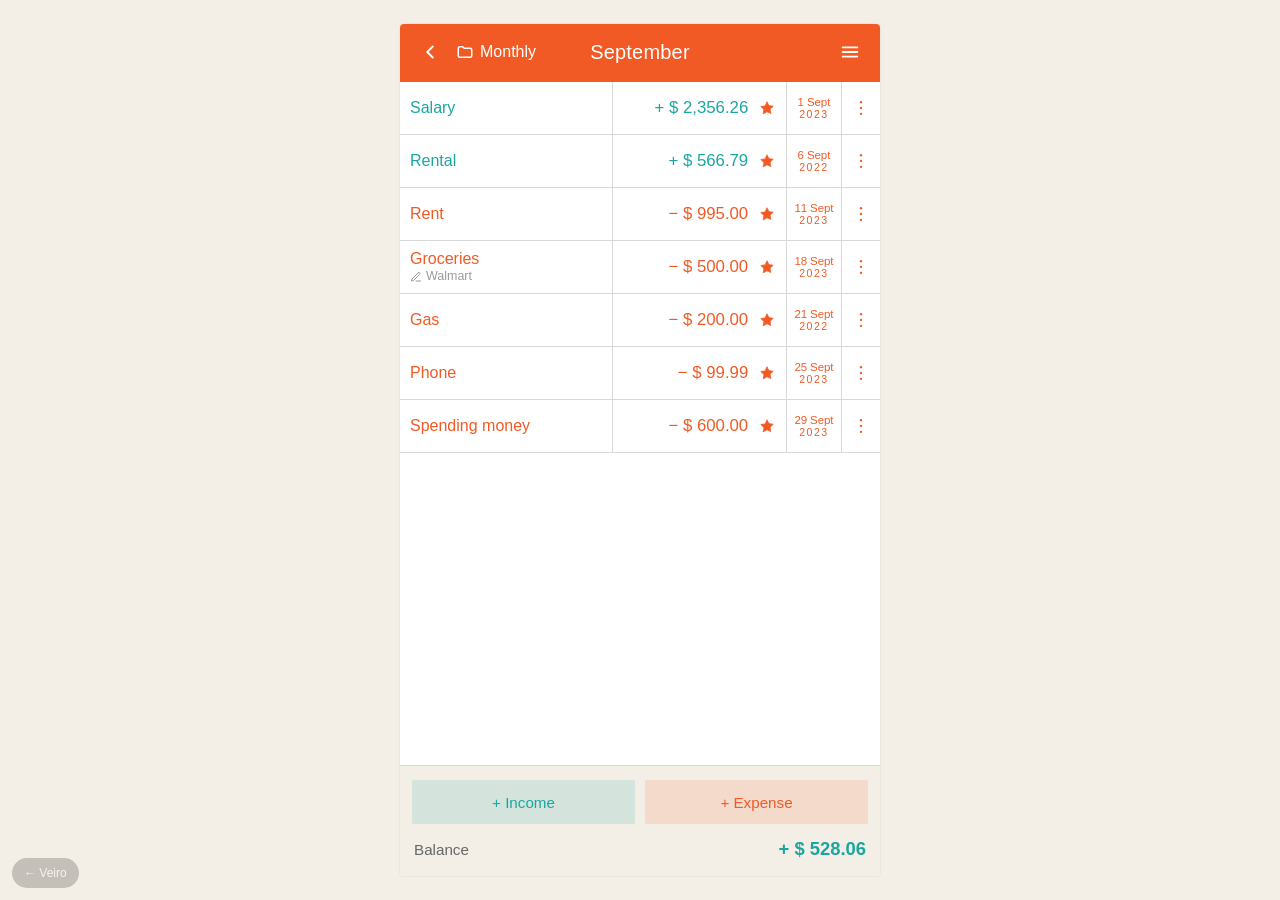
<file: trial.html>
<!DOCTYPE html>
<html lang="en">
  <head>
    <meta charset="UTF-8" />
    <meta name="viewport" content="width=device-width, initial-scale=1, viewport-fit=cover" />
    <meta name="theme-color" content="#f15a24" />
    <title>Trial — Fudget</title>
    <link rel="stylesheet" href="trial.css?v=1" />
  </head>
  <body>
    <div class="fudget" id="fudgetApp">
      <header class="fudget__header">
        <div class="fudget__header-left">
          <button type="button" class="fudget__icon-btn" id="fudgetBack" aria-label="Back">
            <svg viewBox="0 0 24 24" fill="none" stroke="currentColor" stroke-linecap="round" stroke-linejoin="round" aria-hidden="true">
              <path d="M15 18l-6-6 6-6" />
            </svg>
          </button>
          <span class="fudget__crumb">
            <svg viewBox="0 0 24 24" fill="none" stroke="currentColor" stroke-linecap="round" stroke-linejoin="round" aria-hidden="true">
              <path d="M3 7a2 2 0 0 1 2-2h4l2 2h8a2 2 0 0 1 2 2v8a2 2 0 0 1-2 2H5a2 2 0 0 1-2-2V7z" />
            </svg>
            Monthly
          </span>
        </div>
        <h1 class="fudget__header-title" id="fudgetMonth">September</h1>
        <div class="fudget__header-right">
          <button type="button" class="fudget__icon-btn" id="fudgetMenu" aria-label="Menu">
            <svg viewBox="0 0 24 24" fill="none" stroke="currentColor" stroke-linecap="round" stroke-linejoin="round" aria-hidden="true">
              <path d="M4 7h16M4 12h16M4 17h16" />
            </svg>
          </button>
        </div>
      </header>

      <ul class="fudget__list" id="fudgetList" aria-label="September entries"></ul>

      <footer class="fudget__footer">
        <button type="button" class="fudget__fab fudget__fab--income" id="fudgetAddIncome">+ Income</button>
        <button type="button" class="fudget__fab fudget__fab--expense" id="fudgetAddExpense">+ Expense</button>
        <div class="fudget__balance">
          <span>Balance</span>
          <strong id="fudgetBalance">+ $ 0.00</strong>
        </div>
      </footer>
    </div>

    <a class="fudget__back-link" href="index.html">← Veiro</a>
    <script src="trial.js?v=1"></script>
  </body>
</html>
</file>
<file: trial.css>
/* Fudget monthly clone — Trial page */
@font-face {
  font-family: "Roboto";
  font-style: normal;
  font-weight: 400;
  font-display: swap;
  src: local("Roboto"), local("Helvetica Neue"), local("Arial");
}

:root {
  --f-orange: #f15a24;
  --f-income: #1aa6a0;
  --f-expense: #f15a24;
  --f-line: #d8d8d8;
  --f-text: #333333;
  --f-note: #9a9a9a;
  --f-cream: #f3eee6;
  --f-header-h: 56px;
}

*,
*::before,
*::after {
  box-sizing: border-box;
}

html,
body {
  margin: 0;
  min-height: 100%;
  font-family: Roboto, "Helvetica Neue", Arial, sans-serif;
  background: var(--f-cream);
  color: var(--f-text);
  -webkit-font-smoothing: antialiased;
}

.fudget {
  min-height: 100dvh;
  display: flex;
  flex-direction: column;
  max-width: 480px;
  margin: 0 auto;
  background: #fff;
  box-shadow: 0 0 0 1px rgba(0, 0, 0, 0.04);
}

.fudget__header {
  position: sticky;
  top: 0;
  z-index: 10;
  display: grid;
  grid-template-columns: 1fr auto 1fr;
  align-items: center;
  min-height: var(--f-header-h);
  padding: max(8px, env(safe-area-inset-top)) 10px 10px;
  background: var(--f-orange);
  color: #fff;
}

.fudget__header-left,
.fudget__header-right {
  display: flex;
  align-items: center;
  gap: 6px;
  min-width: 0;
}

.fudget__header-right {
  justify-content: flex-end;
}

.fudget__header-title {
  margin: 0;
  font-size: 1.25rem;
  font-weight: 500;
  letter-spacing: 0.01em;
  text-align: center;
}

.fudget__icon-btn {
  width: 40px;
  height: 40px;
  margin: 0;
  padding: 0;
  border: none;
  border-radius: 0;
  background: transparent;
  color: #fff;
  display: grid;
  place-items: center;
  cursor: pointer;
}

.fudget__icon-btn svg {
  width: 22px;
  height: 22px;
  stroke-width: 2;
}

.fudget__crumb {
  display: inline-flex;
  align-items: center;
  gap: 6px;
  font-size: 1rem;
  font-weight: 400;
  white-space: nowrap;
}

.fudget__crumb svg {
  width: 18px;
  height: 18px;
  stroke-width: 2;
  flex-shrink: 0;
}

.fudget__list {
  list-style: none;
  margin: 0;
  padding: 0;
  flex: 1;
  background: #fff;
  border-bottom: 1px solid var(--f-line);
}

.fudget__row {
  display: grid;
  grid-template-columns: minmax(0, 1.35fr) minmax(0, 1.1fr) 3.4rem 2.4rem;
  align-items: stretch;
  min-height: 52px;
  border-bottom: 1px solid var(--f-line);
  background: #fff;
  user-select: none;
  touch-action: none;
}

.fudget__row.is-dragging {
  opacity: 0.92;
  box-shadow: 0 8px 24px rgba(0, 0, 0, 0.12);
  z-index: 2;
  position: relative;
}

.fudget__cell {
  display: flex;
  align-items: center;
  min-width: 0;
  padding: 8px 10px;
  border-right: 1px solid var(--f-line);
}

.fudget__cell:last-child {
  border-right: none;
}

.fudget__cell--name {
  flex-direction: column;
  align-items: flex-start;
  justify-content: center;
  gap: 2px;
}

.fudget__name {
  margin: 0;
  font-size: 1.05rem;
  font-weight: 400;
  line-height: 1.2;
  width: 100%;
  border: none;
  background: transparent;
  padding: 0;
  font: inherit;
}

.fudget__row--income .fudget__name,
.fudget__row--income .fudget__amount {
  color: var(--f-income);
}

.fudget__row--expense .fudget__name,
.fudget__row--expense .fudget__amount {
  color: var(--f-expense);
}

.fudget__note {
  display: inline-flex;
  align-items: center;
  gap: 4px;
  margin: 0;
  font-size: 0.78rem;
  color: var(--f-note);
  line-height: 1.1;
}

.fudget__note svg {
  width: 12px;
  height: 12px;
  stroke-width: 2;
  color: var(--f-note);
}

.fudget__cell--amount {
  justify-content: flex-end;
  gap: 8px;
  padding-right: 8px;
}

.fudget__amount {
  margin: 0;
  border: none;
  background: transparent;
  font: inherit;
  font-size: 1.05rem;
  font-weight: 400;
  font-variant-numeric: tabular-nums;
  text-align: right;
  width: 100%;
  min-width: 0;
  padding: 0;
}

.fudget__star {
  flex-shrink: 0;
  width: 22px;
  height: 22px;
  margin: 0;
  padding: 0;
  border: none;
  background: transparent;
  color: var(--f-orange);
  display: grid;
  place-items: center;
  cursor: pointer;
}

.fudget__star svg {
  width: 16px;
  height: 16px;
  fill: currentColor;
  stroke: currentColor;
  stroke-width: 1;
}

.fudget__star:not(.is-on) {
  color: var(--f-orange);
  opacity: 1;
}

.fudget__star:not(.is-on) svg {
  fill: var(--f-orange);
}

.fudget__cell--date {
  justify-content: center;
  padding: 6px 4px;
}

.fudget__date {
  display: flex;
  flex-direction: column;
  align-items: stretch;
  width: max-content;
  max-width: 100%;
  margin: 0 auto;
  line-height: 1.05;
  text-align: center;
  color: var(--f-orange);
  cursor: pointer;
  background: none;
  border: none;
  padding: 0;
  font: inherit;
}

.fudget__daymon {
  display: block;
  font-size: 0.72rem;
  font-weight: 500;
  letter-spacing: -0.01em;
  white-space: nowrap;
}

.fudget__year {
  display: block;
  width: 100%;
  font-size: 0.66rem;
  font-weight: 500;
  letter-spacing: 0.14em;
  text-align: center;
  white-space: nowrap;
}

.fudget__cell--menu {
  justify-content: center;
  padding: 0;
}

.fudget__menu {
  width: 100%;
  height: 100%;
  min-height: 52px;
  margin: 0;
  padding: 0;
  border: none;
  background: transparent;
  color: var(--f-orange);
  display: grid;
  place-items: center;
  cursor: pointer;
}

.fudget__menu svg {
  width: 20px;
  height: 20px;
  stroke-width: 2.5;
}

.fudget__footer {
  padding: 14px 12px max(16px, env(safe-area-inset-bottom));
  background: var(--f-cream);
  display: grid;
  grid-template-columns: 1fr 1fr;
  gap: 10px;
}

.fudget__fab {
  min-height: 44px;
  border: none;
  border-radius: 2px;
  font: inherit;
  font-size: 0.95rem;
  font-weight: 500;
  cursor: pointer;
}

.fudget__fab--income {
  background: rgba(26, 166, 160, 0.14);
  color: var(--f-income);
}

.fudget__fab--expense {
  background: rgba(241, 90, 36, 0.14);
  color: var(--f-expense);
}

.fudget__balance {
  grid-column: 1 / -1;
  display: flex;
  justify-content: space-between;
  align-items: baseline;
  padding: 4px 2px 0;
  font-size: 0.95rem;
  color: #666;
}

.fudget__balance strong {
  font-size: 1.15rem;
  font-weight: 600;
  font-variant-numeric: tabular-nums;
  color: var(--f-income);
}

.fudget__balance strong.is-neg {
  color: var(--f-expense);
}

.fudget__back-link {
  position: fixed;
  left: 12px;
  bottom: max(12px, env(safe-area-inset-bottom));
  z-index: 20;
  padding: 8px 12px;
  border-radius: 999px;
  background: rgba(0, 0, 0, 0.55);
  color: #fff;
  font-size: 0.75rem;
  text-decoration: none;
  opacity: 0.35;
}

.fudget__back-link:hover,
.fudget__back-link:focus-visible {
  opacity: 1;
}

@media (min-width: 520px) {
  body {
    padding: 24px 0;
  }

  .fudget {
    min-height: calc(100dvh - 48px);
    border-radius: 4px;
    overflow: hidden;
  }
}
</file>
